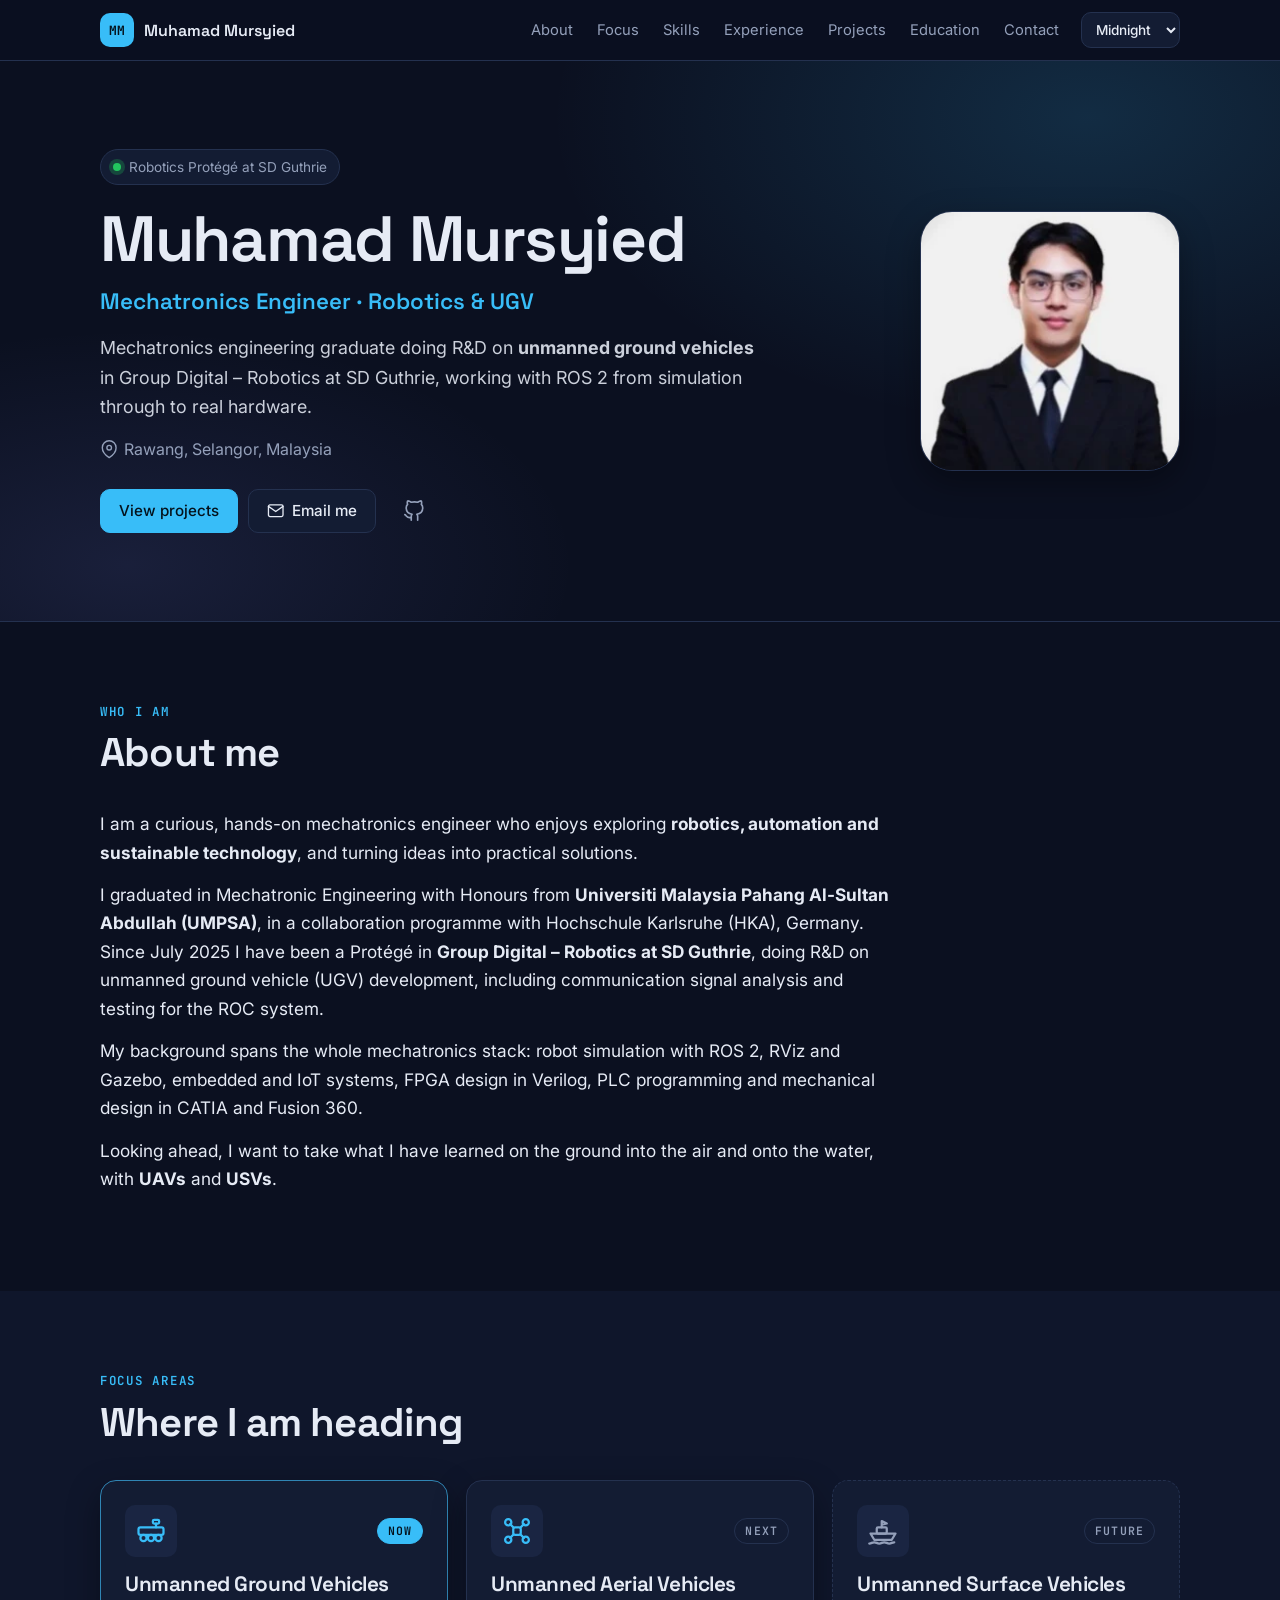
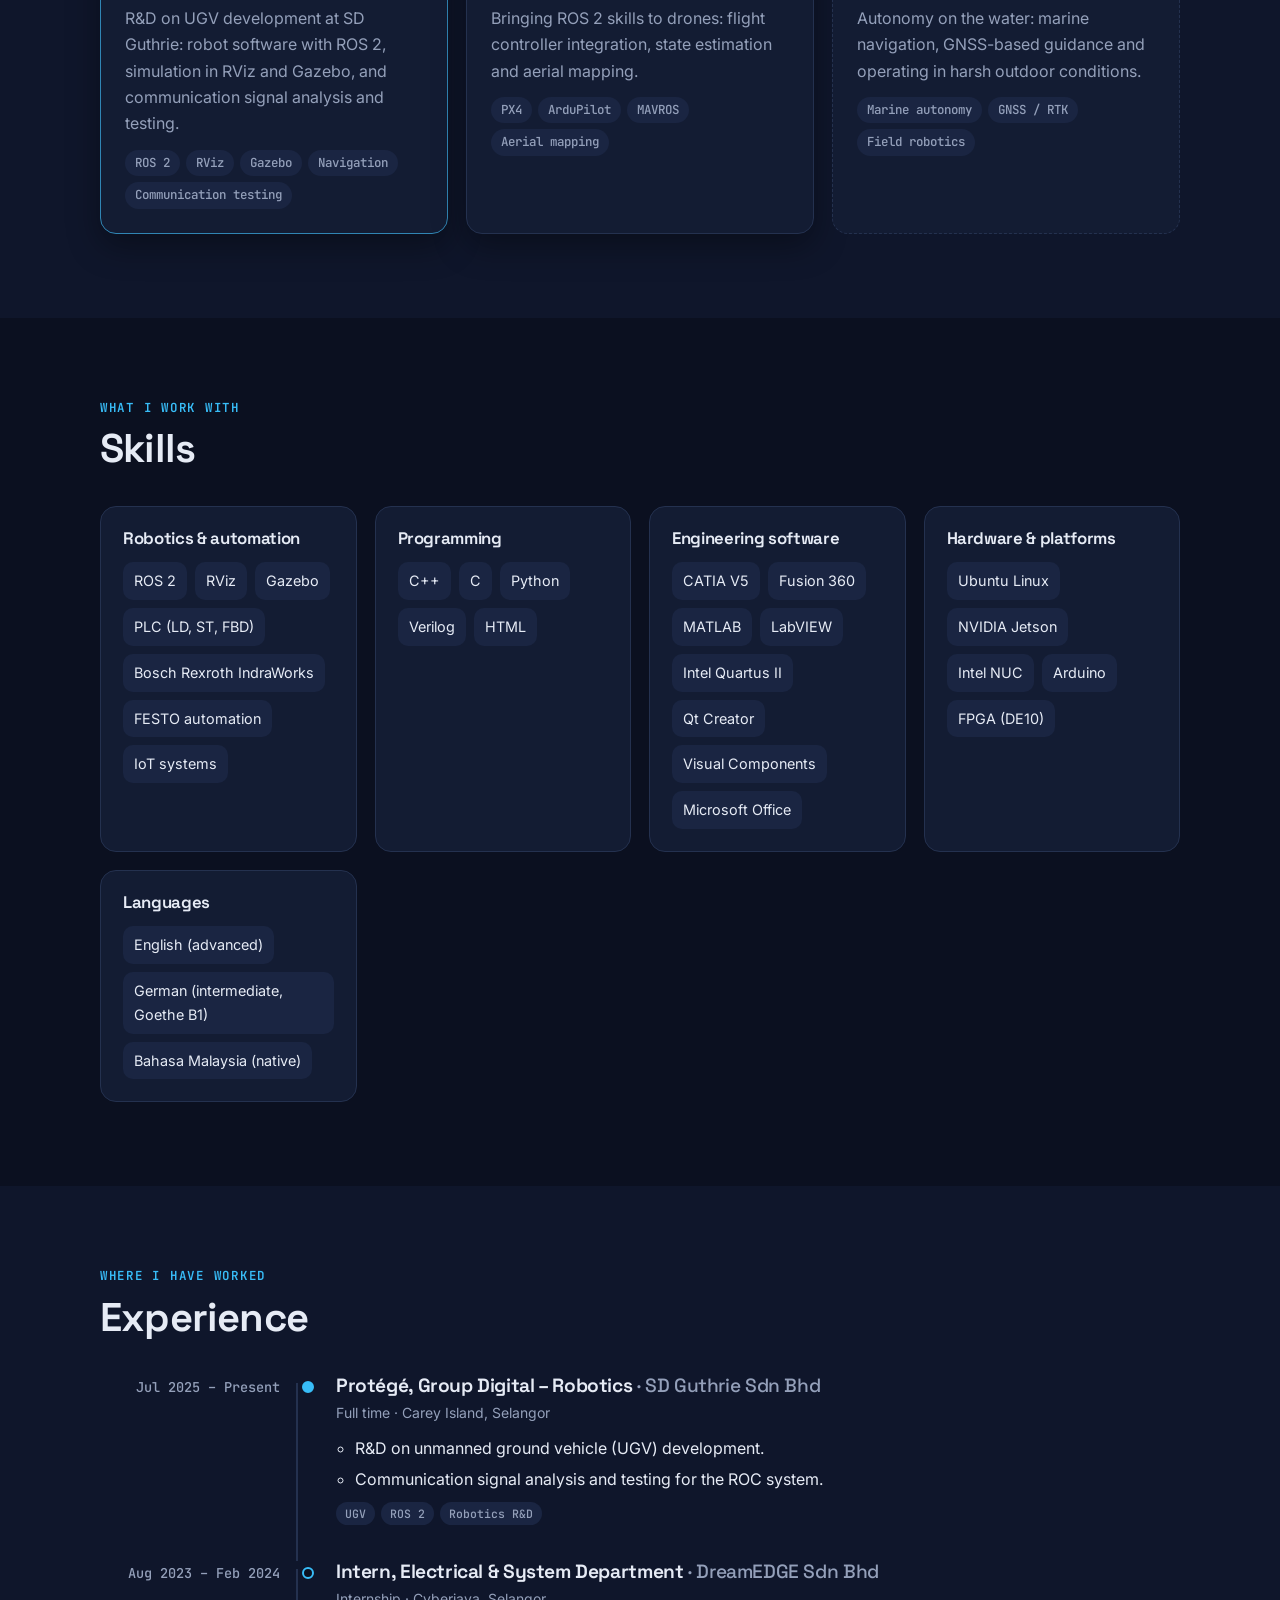
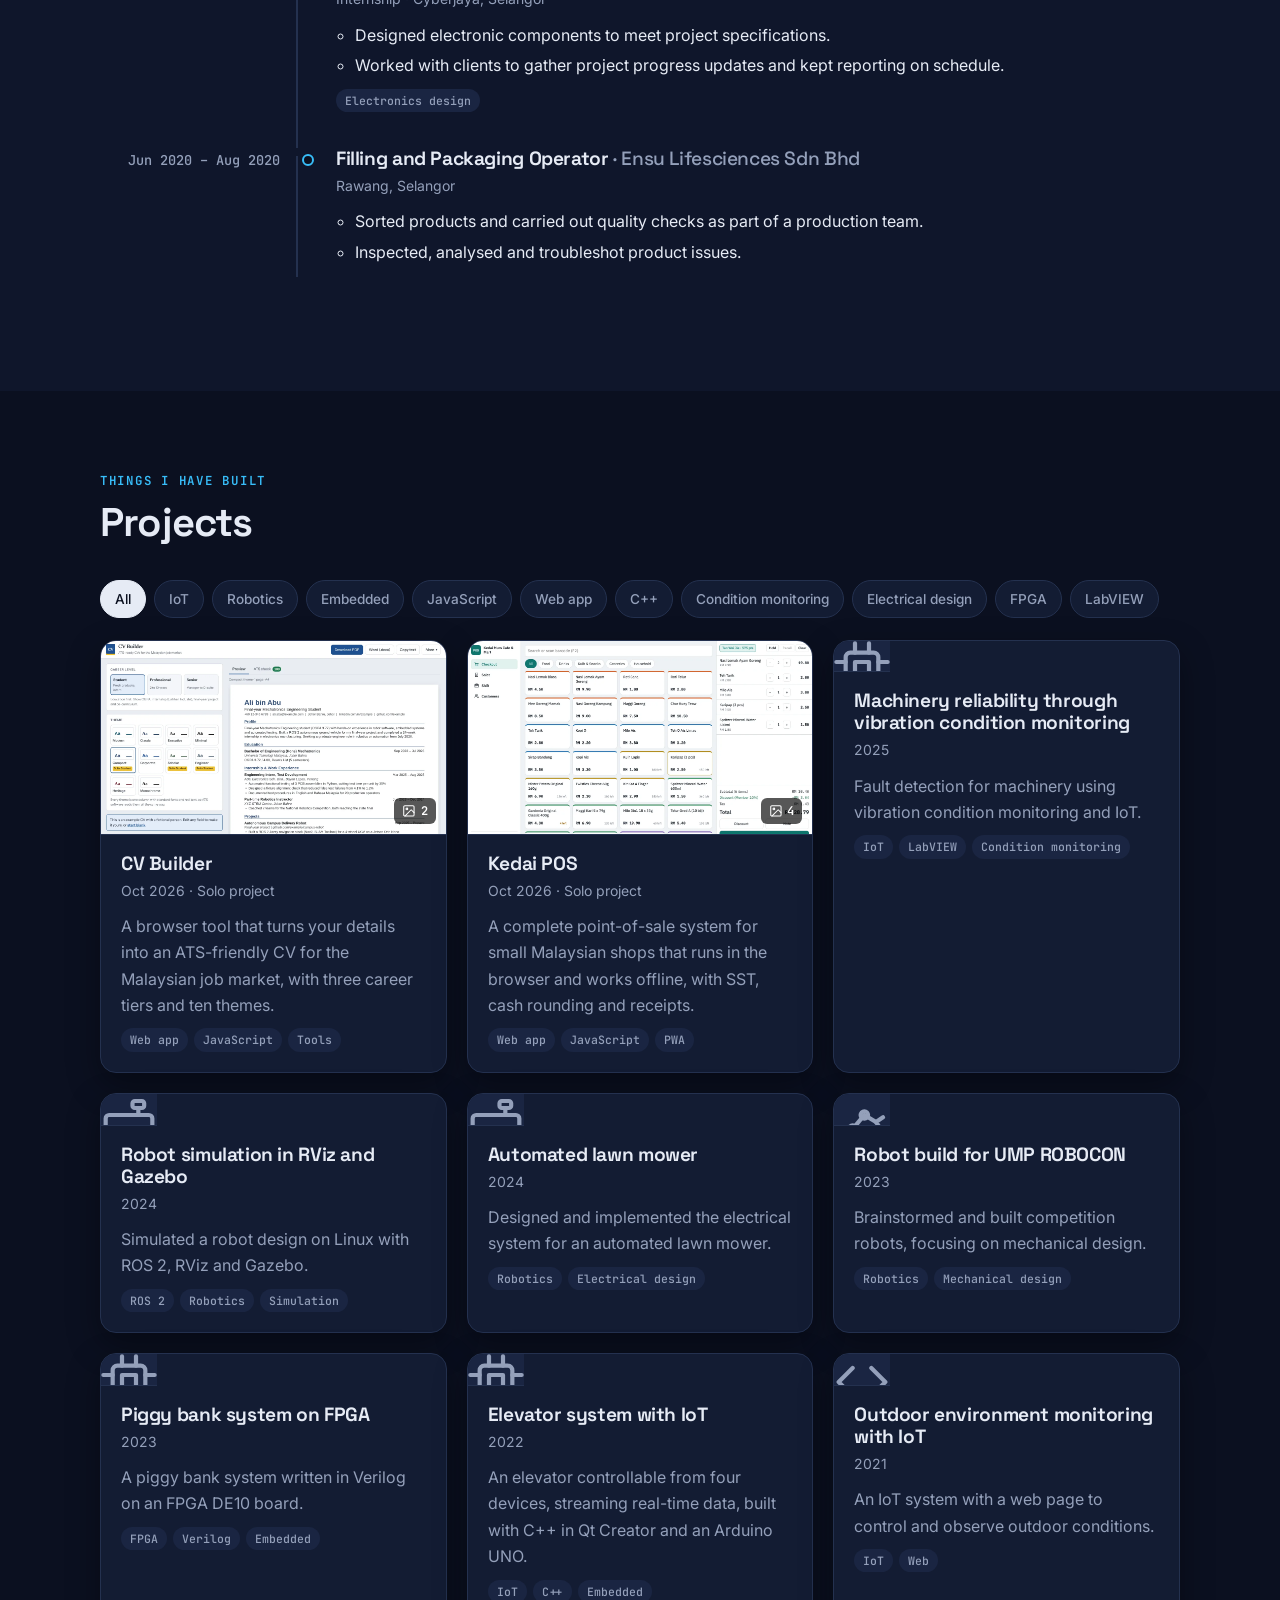
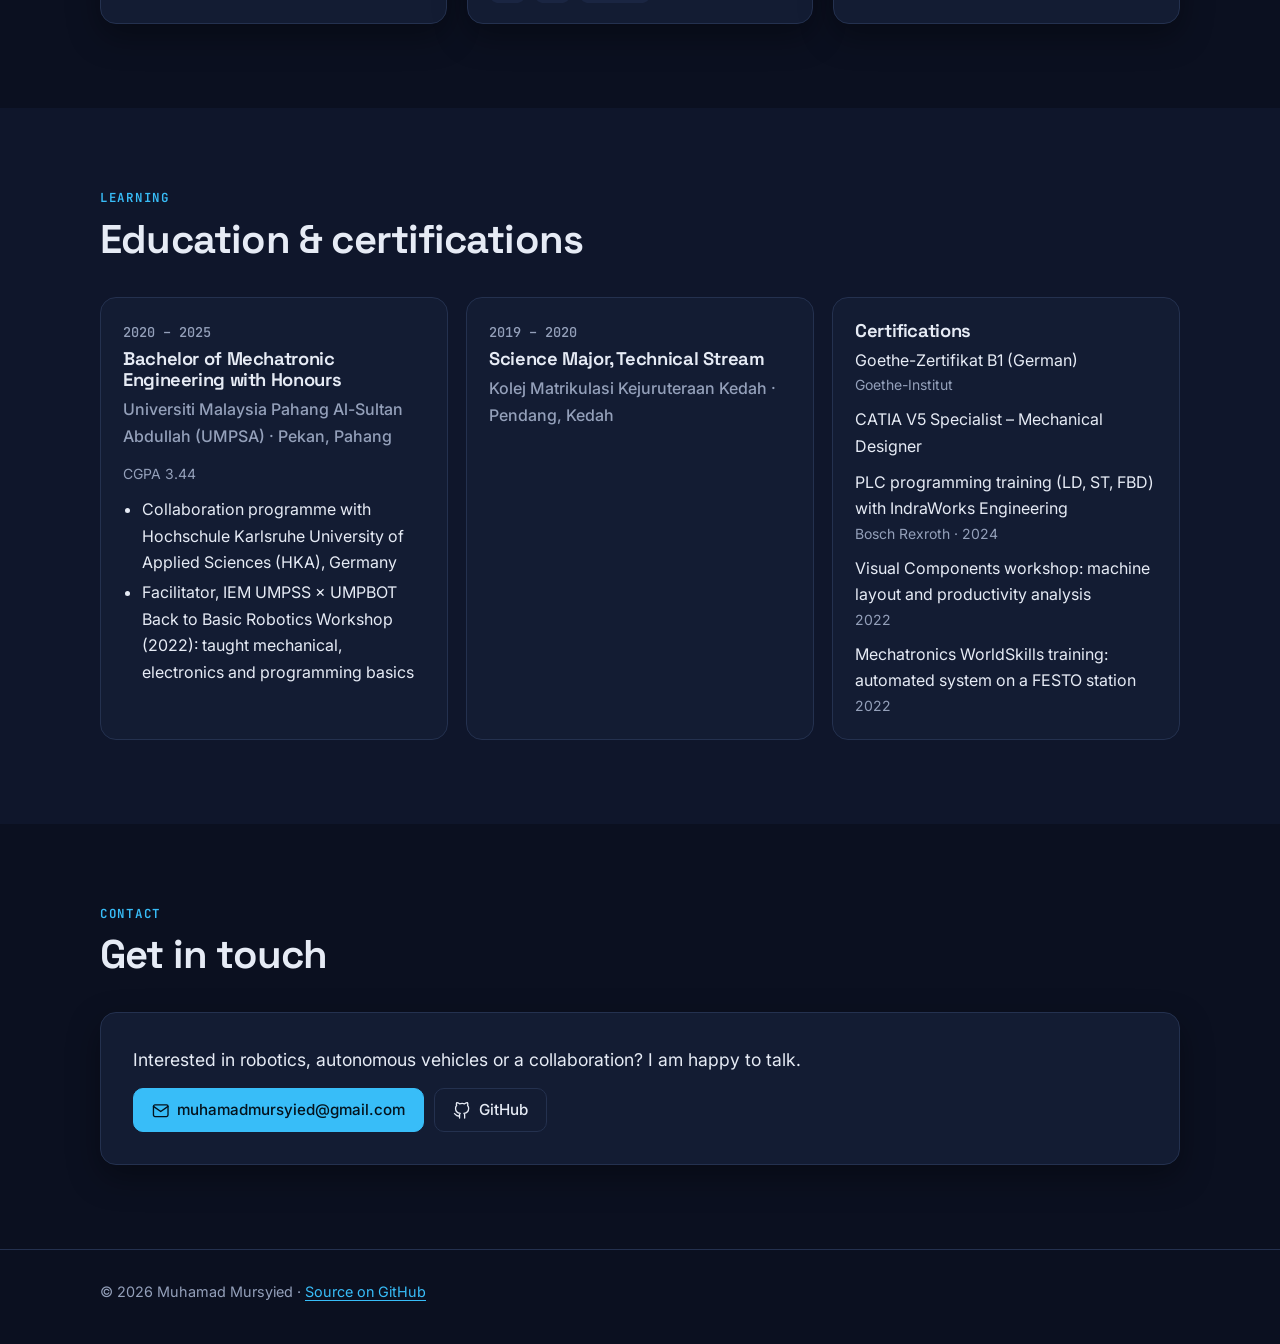
<file: index.html>
<!doctype html>
<html lang="en" data-theme="midnight">
<head>
<meta charset="utf-8">
<meta name="viewport" content="width=device-width, initial-scale=1, viewport-fit=cover">
<title>Muhamad Mursyied · Robotics Engineer</title>
<meta name="description" content="Mechatronics engineer building software for unmanned ground vehicles with ROS 2.">
<meta property="og:type" content="website">
<meta property="og:title" content="Muhamad Mursyied · Robotics Engineer">
<meta property="og:description" content="Mechatronics engineer building software for unmanned ground vehicles with ROS 2.">
<link rel="icon" href="data:image/svg+xml,%3Csvg xmlns='http://www.w3.org/2000/svg' viewBox='0 0 32 32'%3E%3Crect width='32' height='32' rx='8' fill='%230ea5e9'/%3E%3Ctext x='16' y='21' font-family='Arial' font-weight='700' font-size='14' text-anchor='middle' fill='white'%3EMM%3C/text%3E%3C/svg%3E">
<link rel="preconnect" href="https://fonts.googleapis.com">
<link rel="preconnect" href="https://fonts.gstatic.com" crossorigin>
<link rel="stylesheet" href="https://fonts.googleapis.com/css2?family=Fraunces:opsz,wght@9..144,500;9..144,650&family=IBM+Plex+Mono:wght@400;600&family=IBM+Plex+Sans:wght@400;500;600&family=Inter:wght@400;500;600;700&family=JetBrains+Mono:wght@400;600&family=Space+Grotesk:wght@500;600;700&display=swap">
<link rel="stylesheet" href="css/themes.css">
<link rel="stylesheet" href="css/site.css">
</head>
<body>
<div id="app"><noscript><p class="load-error">This portfolio needs JavaScript to display.</p></noscript></div>

<script src="data/portfolio.js"></script>
<script src="js/data.js"></script>
<script src="js/themes.js"></script>
<script src="js/icons.js"></script>
<script src="js/render.js"></script>
<script src="js/site.js"></script>
</body>
</html>
</file>
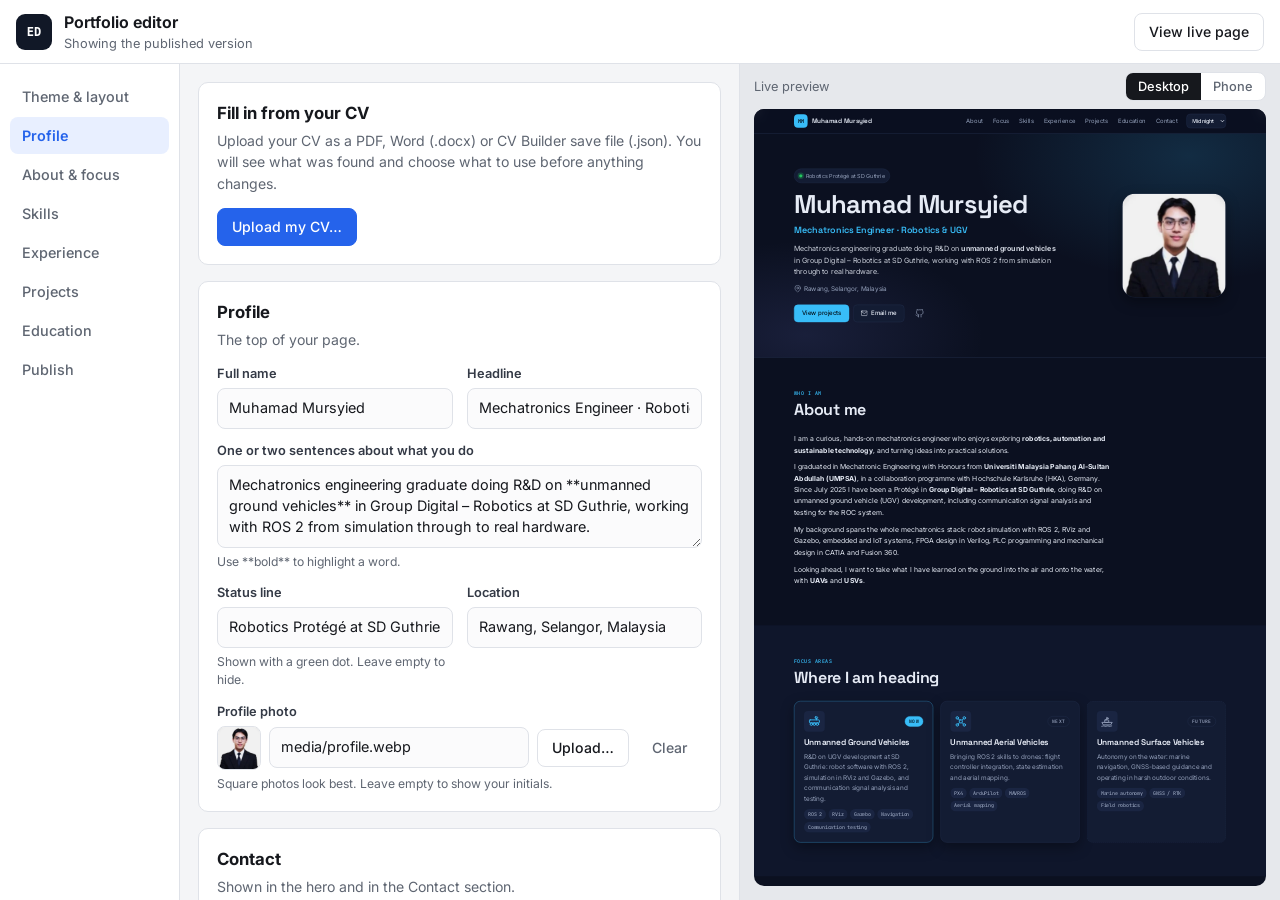
<file: editor.html>
<!doctype html>
<html lang="en">
<head>
<meta charset="utf-8">
<meta name="viewport" content="width=device-width, initial-scale=1, viewport-fit=cover">
<meta name="robots" content="noindex">
<title>Portfolio editor</title>
<link rel="icon" href="data:image/svg+xml,%3Csvg xmlns='http://www.w3.org/2000/svg' viewBox='0 0 32 32'%3E%3Crect width='32' height='32' rx='8' fill='%23111827'/%3E%3Ctext x='16' y='21' font-family='Arial' font-weight='700' font-size='14' text-anchor='middle' fill='white'%3EED%3C/text%3E%3C/svg%3E">
<link rel="preconnect" href="https://fonts.googleapis.com">
<link rel="preconnect" href="https://fonts.gstatic.com" crossorigin>
<link rel="stylesheet" href="https://fonts.googleapis.com/css2?family=Fraunces:opsz,wght@9..144,650&family=IBM+Plex+Mono:wght@600&family=IBM+Plex+Sans:wght@400;600&family=Inter:wght@400;500;600;700&family=JetBrains+Mono:wght@600&family=Space+Grotesk:wght@600&display=swap">
<link rel="stylesheet" href="css/themes.css">
<link rel="stylesheet" href="css/editor.css">
</head>
<body>
<header class="ed-top">
  <div class="ed-brand">
    <span class="ed-mark" aria-hidden="true">ED</span>
    <div>
      <h1>Portfolio editor</h1>
      <p id="ed-status" role="status">Loading…</p>
    </div>
  </div>
  <div class="ed-top-actions">
    <a class="ed-btn" href="index.html" target="_blank" rel="noopener">View live page</a>
    <button type="button" class="ed-btn" id="toggle-preview">Preview</button>
  </div>
</header>

<div class="ed-layout">
  <nav class="ed-tabs" role="tablist" aria-label="Sections"></nav>
  <main class="ed-form" id="ed-form" aria-live="polite"></main>
  <section class="ed-preview" data-device="desktop" aria-label="Live preview">
    <div class="ed-preview-bar">
      <span>Live preview</span>
      <div class="ed-segment" role="group" aria-label="Preview width">
        <button type="button" data-device="desktop" aria-pressed="true">Desktop</button>
        <button type="button" data-device="phone" aria-pressed="false">Phone</button>
      </div>
    </div>
    <div class="ed-frame-wrap"><iframe id="preview-frame" title="Portfolio preview"></iframe></div>
  </section>
</div>

<script src="js/data.js"></script>
<script src="js/themes.js"></script>
<script src="js/icons.js"></script>
<script src="js/render.js"></script>
<script src="js/media-store.js"></script>
<script src="js/publish.js"></script>
<script src="js/cv-import.js"></script>
<script src="js/editor.js"></script>
</body>
</html>
</file>
<file: css/themes.css>
/* Themes. Each theme only sets these variables; css/site.css uses them.
   Register a new theme in js/themes.js as well. */

:root {
  --font-body: 'Inter', system-ui, -apple-system, 'Segoe UI', Roboto, sans-serif;
  --font-head: 'Space Grotesk', var(--font-body);
  --font-mono: 'JetBrains Mono', ui-monospace, 'SFMono-Regular', Menlo, Consolas, monospace;
  --head-weight: 650;
  --head-spacing: -0.02em;
  --radius: 16px;
  --radius-sm: 10px;
  --border-width: 1px;
  --hero-bg: none;
  --page-bg: none;
}

/* ---------- dark ---------- */

[data-theme='midnight'] {
  --bg: #0b1020;
  --bg-soft: #0f162b;
  --surface: #131c33;
  --surface-2: #1a2542;
  --text: #e6ebf5;
  --muted: #94a0ba;
  --accent: #38bdf8;
  --accent-2: #818cf8;
  --accent-text: #04121c;
  --border: #24314f;
  --shadow: 0 12px 32px rgba(0, 0, 0, 0.35);
  --hero-bg: radial-gradient(60% 80% at 85% 10%, rgba(56, 189, 248, 0.16), transparent 70%),
             radial-gradient(50% 60% at 10% 90%, rgba(129, 140, 248, 0.12), transparent 70%);
}

[data-theme='blueprint'] {
  --bg: #0c2a4d;
  --bg-soft: #0e3058;
  --surface: #113866;
  --surface-2: #164479;
  --text: #eaf3ff;
  --muted: #a9c3e6;
  --accent: #ffd166;
  --accent-2: #7cc4ff;
  --accent-text: #1d1300;
  --border: rgba(173, 210, 255, 0.35);
  --shadow: none;
  --radius: 4px;
  --radius-sm: 2px;
  --font-head: 'IBM Plex Mono', var(--font-mono);
  --font-body: 'IBM Plex Sans', system-ui, sans-serif;
  --head-weight: 600;
  --head-spacing: 0;
  --page-bg: linear-gradient(rgba(173, 210, 255, 0.07) 1px, transparent 1px) 0 0 / 24px 24px,
             linear-gradient(90deg, rgba(173, 210, 255, 0.07) 1px, transparent 1px) 0 0 / 24px 24px,
             linear-gradient(rgba(173, 210, 255, 0.05) 1px, transparent 1px) 0 0 / 120px 120px,
             linear-gradient(90deg, rgba(173, 210, 255, 0.05) 1px, transparent 1px) 0 0 / 120px 120px;
}

[data-theme='terminal'] {
  --bg: #050a06;
  --bg-soft: #08110a;
  --surface: #0b170e;
  --surface-2: #102114;
  --text: #c9f7cf;
  --muted: #7fb38a;
  --accent: #39ff6a;
  --accent-2: #f5d547;
  --accent-text: #021006;
  --border: #1d4a28;
  --shadow: 0 0 0 1px rgba(57, 255, 106, 0.05);
  --radius: 6px;
  --radius-sm: 4px;
  --font-body: 'JetBrains Mono', var(--font-mono);
  --font-head: 'JetBrains Mono', var(--font-mono);
  --head-weight: 600;
  --head-spacing: 0;
  --hero-bg: repeating-linear-gradient(0deg, rgba(57, 255, 106, 0.035) 0 1px, transparent 1px 3px);
}

[data-theme='carbon'] {
  --bg: #121212;
  --bg-soft: #171717;
  --surface: #1e1e1e;
  --surface-2: #272727;
  --text: #ededed;
  --muted: #a3a3a3;
  --accent: #ff7a1a;
  --accent-2: #ffc21a;
  --accent-text: #1a0b00;
  --border: #333333;
  --shadow: 0 10px 28px rgba(0, 0, 0, 0.4);
  --radius: 8px;
  --radius-sm: 6px;
  --font-body: 'IBM Plex Sans', system-ui, sans-serif;
  --font-head: 'IBM Plex Sans', system-ui, sans-serif;
  --head-weight: 600;
  --hero-bg: repeating-linear-gradient(135deg, rgba(255, 122, 26, 0.06) 0 12px, transparent 12px 24px);
}

[data-theme='aurora'] {
  --bg: #0e0a1f;
  --bg-soft: #130e29;
  --surface: rgba(255, 255, 255, 0.05);
  --surface-2: rgba(255, 255, 255, 0.09);
  --text: #f1edff;
  --muted: #b2a9d4;
  --accent: #a78bfa;
  --accent-2: #2dd4bf;
  --accent-text: #120a2a;
  --border: rgba(255, 255, 255, 0.12);
  --shadow: 0 16px 40px rgba(0, 0, 0, 0.35);
  --radius: 20px;
  --hero-bg: radial-gradient(50% 70% at 80% 20%, rgba(167, 139, 250, 0.3), transparent 70%),
             radial-gradient(45% 60% at 15% 80%, rgba(45, 212, 191, 0.22), transparent 70%);
}

/* ---------- light ---------- */

[data-theme='clean'] {
  --bg: #ffffff;
  --bg-soft: #f5f7fb;
  --surface: #ffffff;
  --surface-2: #f1f4f9;
  --text: #111827;
  --muted: #5b6577;
  --accent: #2563eb;
  --accent-2: #0891b2;
  --accent-text: #ffffff;
  --border: #e3e8f0;
  --shadow: 0 10px 30px rgba(17, 24, 39, 0.07);
  --font-head: 'Inter', var(--font-body);
  --head-weight: 700;
}

[data-theme='paper'] {
  --bg: #faf7f0;
  --bg-soft: #f3eee2;
  --surface: #fffdf8;
  --surface-2: #f3eee2;
  --text: #1f1c17;
  --muted: #6b6457;
  --accent: #b4452b;
  --accent-2: #2f5d62;
  --accent-text: #ffffff;
  --border: #e2d9c6;
  --shadow: none;
  --radius: 6px;
  --radius-sm: 4px;
  --font-head: 'Fraunces', Georgia, serif;
  --head-weight: 650;
  --head-spacing: -0.01em;
}

[data-theme='sand'] {
  --bg: #f4ece0;
  --bg-soft: #ede2d1;
  --surface: #fbf6ee;
  --surface-2: #efe5d5;
  --text: #2b2117;
  --muted: #776654;
  --accent: #9a5b25;
  --accent-2: #4f7a6a;
  --accent-text: #ffffff;
  --border: #ddcdb5;
  --shadow: 0 8px 24px rgba(80, 55, 25, 0.08);
  --radius: 22px;
  --font-head: 'Fraunces', Georgia, serif;
}

[data-theme='forest'] {
  --bg: #f2f5ef;
  --bg-soft: #e8eee3;
  --surface: #fbfcf9;
  --surface-2: #e9efe4;
  --text: #17221a;
  --muted: #5a6a5d;
  --accent: #2f6b3a;
  --accent-2: #a46a1f;
  --accent-text: #ffffff;
  --border: #d3ddd0;
  --shadow: 0 8px 24px rgba(23, 34, 26, 0.07);
  --radius: 12px;
}

[data-theme='mono'] {
  --bg: #ffffff;
  --bg-soft: #ffffff;
  --surface: #ffffff;
  --surface-2: #f2f2f2;
  --text: #000000;
  --muted: #4a4a4a;
  --accent: #000000;
  --accent-2: #000000;
  --accent-text: #ffffff;
  --border: #000000;
  --border-width: 2px;
  --shadow: 4px 4px 0 #000000;
  --radius: 0;
  --radius-sm: 0;
  --font-head: 'IBM Plex Mono', var(--font-mono);
  --font-body: 'IBM Plex Sans', system-ui, sans-serif;
  --head-weight: 600;
  --head-spacing: -0.01em;
}
</file>
<file: css/site.css>
/* Portfolio layout. Colours, fonts and corners come from css/themes.css. */

*, *::before, *::after { box-sizing: border-box; }

html { scroll-behavior: smooth; scroll-padding-top: 72px; -webkit-text-size-adjust: 100%; }

body {
  margin: 0;
  background: var(--page-bg), var(--bg);
  color: var(--text);
  font: 400 16px/1.65 var(--font-body);
  -webkit-font-smoothing: antialiased;
}

h1, h2, h3 { font-family: var(--font-head); font-weight: var(--head-weight); letter-spacing: var(--head-spacing); line-height: 1.15; margin: 0; }
p { margin: 0 0 0.8em; }
a { color: var(--accent); text-underline-offset: 3px; }
img, video, iframe { display: block; max-width: 100%; }
code { font-family: var(--font-mono); font-size: 0.9em; background: var(--surface-2); padding: 0.1em 0.35em; border-radius: 4px; }

.container { width: 100%; max-width: 1120px; margin: 0 auto; padding: 0 20px; }
.muted { color: var(--muted); }
.small { font-size: 0.875rem; }
.sr-only { position: absolute; width: 1px; height: 1px; overflow: hidden; clip: rect(0 0 0 0); white-space: nowrap; }
.icon { width: 1.15em; height: 1.15em; flex: none; }
.load-error { padding: 40px 20px; text-align: center; }

.skip-link { position: absolute; left: 12px; top: -48px; z-index: 50; background: var(--accent); color: var(--accent-text); padding: 8px 14px; border-radius: var(--radius-sm); }
.skip-link:focus { top: 12px; }

:focus-visible { outline: 2px solid var(--accent); outline-offset: 3px; }

/* ---------- buttons, tags ---------- */

.btn {
  display: inline-flex; align-items: center; gap: 8px;
  padding: 10px 18px; min-height: 44px;
  border: var(--border-width) solid var(--border); border-radius: var(--radius-sm);
  background: var(--surface); color: var(--text);
  font: 500 0.95rem/1.2 var(--font-body); text-decoration: none; cursor: pointer;
  transition: border-color 0.15s, transform 0.15s, background 0.15s;
}
.btn:hover { border-color: var(--accent); transform: translateY(-1px); }
.btn.primary { background: var(--accent); border-color: var(--accent); color: var(--accent-text); }
.btn.primary:hover { filter: brightness(1.08); }

.tags { display: flex; flex-wrap: wrap; gap: 6px; list-style: none; padding: 0; margin: 10px 0 0; }
.tags li {
  font: 500 0.78rem/1 var(--font-mono); padding: 6px 9px;
  border-radius: 999px; background: var(--surface-2); color: var(--muted);
  border: var(--border-width) solid transparent;
}
[data-theme='mono'] .tags li, [data-theme='blueprint'] .tags li { border-color: var(--border); border-radius: var(--radius-sm); }
.tags.small li { font-size: 0.72rem; padding: 5px 8px; }

/* ---------- nav ---------- */

.topnav {
  position: sticky; top: 0; z-index: 20;
  background: color-mix(in srgb, var(--bg) 82%, transparent);
  backdrop-filter: saturate(1.4) blur(12px); -webkit-backdrop-filter: saturate(1.4) blur(12px);
  border-bottom: var(--border-width) solid var(--border);
}
.nav-inner { display: flex; align-items: center; gap: 16px; min-height: 60px; }
.brand { display: flex; align-items: center; gap: 10px; color: var(--text); text-decoration: none; font: 600 1rem var(--font-head); margin-right: auto; }
.brand-mark {
  display: grid; place-items: center; width: 34px; height: 34px;
  border-radius: var(--radius-sm); background: var(--accent); color: var(--accent-text);
  font: 700 0.8rem var(--font-mono);
}
.nav-menu { display: flex; align-items: center; gap: 4px; }
.nav-menu a { color: var(--muted); text-decoration: none; padding: 8px 10px; border-radius: var(--radius-sm); font-size: 0.92rem; }
.nav-menu a:hover { color: var(--text); background: var(--surface-2); }
.theme-select {
  margin-left: 8px; padding: 7px 10px; min-height: 36px;
  border: var(--border-width) solid var(--border); border-radius: var(--radius-sm);
  background: var(--surface); color: var(--text); font: 500 0.85rem var(--font-body);
}
.nav-toggle { display: none; }

@media (max-width: 820px) {
  .nav-toggle {
    display: grid; gap: 5px; place-content: center; width: 44px; height: 44px;
    background: none; border: var(--border-width) solid var(--border); border-radius: var(--radius-sm); cursor: pointer;
  }
  .nav-toggle span { display: block; width: 18px; height: 2px; background: var(--text); }
  .nav-menu {
    display: none; position: absolute; left: 0; right: 0; top: 100%;
    flex-direction: column; align-items: stretch; padding: 10px 20px 16px;
    background: var(--bg); border-bottom: var(--border-width) solid var(--border);
  }
  .nav-menu.open { display: flex; }
  .nav-menu a { padding: 12px 10px; }
  .theme-select { margin: 8px 0 0; width: 100%; }
}

/* ---------- hero ---------- */

.hero { background: var(--hero-bg); border-bottom: var(--border-width) solid var(--border); }
.hero-inner { display: grid; grid-template-columns: 1fr auto; gap: 48px; align-items: center; padding-top: 88px; padding-bottom: 88px; }
.hero h1 { font-size: clamp(2.4rem, 6vw, 4rem); margin-bottom: 10px; }
.headline { font: 600 clamp(1.1rem, 2.4vw, 1.4rem)/1.35 var(--font-head); color: var(--accent); margin-bottom: 16px; }
.tagline { font-size: 1.12rem; max-width: 60ch; color: var(--text); opacity: 0.88; }
.location { display: flex; align-items: center; gap: 6px; color: var(--muted); }
.status {
  display: inline-flex; align-items: center; gap: 8px; padding: 6px 12px; margin-bottom: 18px;
  border: var(--border-width) solid var(--border); border-radius: 999px; background: var(--surface);
  font-size: 0.85rem; color: var(--muted);
}
.status-dot { width: 8px; height: 8px; border-radius: 50%; background: #22c55e; box-shadow: 0 0 0 4px color-mix(in srgb, #22c55e 25%, transparent); }
.hero-actions { display: flex; flex-wrap: wrap; align-items: center; gap: 10px; margin-top: 26px; }
.socials { display: flex; gap: 4px; margin-left: 6px; }
.icon-link { display: grid; place-items: center; width: 44px; height: 44px; border-radius: var(--radius-sm); color: var(--muted); }
.icon-link:hover { color: var(--accent); background: var(--surface-2); }
.icon-link .icon { width: 22px; height: 22px; }

.avatar {
  width: clamp(160px, 22vw, 260px); aspect-ratio: 1; object-fit: cover;
  border-radius: calc(var(--radius) * 2); border: var(--border-width) solid var(--border);
  box-shadow: var(--shadow); background: var(--surface);
}
[data-theme='mono'] .avatar, [data-theme='blueprint'] .avatar { border-radius: var(--radius); }
.avatar-initials {
  display: grid; place-items: center; font: 700 clamp(3rem, 7vw, 5rem) var(--font-head); color: var(--accent-text);
  background: linear-gradient(135deg, var(--accent), var(--accent-2));
}

@media (max-width: 720px) {
  .hero-inner { grid-template-columns: 1fr; gap: 28px; padding-top: 48px; padding-bottom: 56px; }
  .hero-visual { order: -1; }
  .avatar { width: 112px; }
  .avatar-initials { font-size: 2.4rem; }
}

/* ---------- sections ---------- */

.section { padding: 84px 0; }
.section:nth-of-type(even) { background: var(--bg-soft); }
[data-theme='blueprint'] .section:nth-of-type(even) { background: transparent; }
.section-head { margin-bottom: 34px; }
.section-head h2 { font-size: clamp(1.8rem, 4vw, 2.5rem); }
.kicker { font: 600 0.78rem/1 var(--font-mono); text-transform: uppercase; letter-spacing: 0.14em; color: var(--accent); margin-bottom: 12px; }
[data-theme='terminal'] .kicker::before { content: '> '; }
[data-theme='blueprint'] .kicker::before { content: '// '; }

.rich { max-width: 72ch; }
.rich ul { padding-left: 1.2em; margin: 0 0 0.8em; }
.about-text { font-size: 1.08rem; }

@media (max-width: 720px) { .section { padding: 60px 0; } }

/* focus */
.focus-track { list-style: none; padding: 0; margin: 0; display: grid; grid-template-columns: repeat(auto-fit, minmax(240px, 1fr)); gap: 18px; counter-reset: step; }
.focus-card {
  position: relative; padding: 24px; border-radius: var(--radius);
  background: var(--surface); border: var(--border-width) solid var(--border); box-shadow: var(--shadow);
}
.focus-card h3 { font-size: 1.3rem; margin: 16px 0 8px; }
.focus-card .rich { color: var(--muted); }
.focus-top { display: flex; align-items: center; justify-content: space-between; }
.focus-icon { display: grid; place-items: center; width: 52px; height: 52px; border-radius: var(--radius-sm); background: var(--surface-2); color: var(--accent); }
.focus-icon .icon { width: 30px; height: 30px; }
.stage-badge { font: 600 0.72rem/1 var(--font-mono); text-transform: uppercase; letter-spacing: 0.1em; padding: 6px 10px; border-radius: 999px; border: var(--border-width) solid var(--border); color: var(--muted); }
.stage-now { border-color: color-mix(in srgb, var(--accent) 60%, var(--border)); }
.stage-now .stage-badge { background: var(--accent); border-color: var(--accent); color: var(--accent-text); }
.stage-future { border-style: dashed; box-shadow: none; }
.stage-future .focus-icon { color: var(--muted); }

/* skills */
.skill-grid { display: grid; grid-template-columns: repeat(auto-fit, minmax(240px, 1fr)); gap: 18px; }
.skill-group { padding: 22px; border-radius: var(--radius); background: var(--surface); border: var(--border-width) solid var(--border); }
.skill-group h3 { font-size: 1.05rem; margin-bottom: 14px; }
.skill-list { list-style: none; padding: 0; margin: 0; display: flex; flex-wrap: wrap; gap: 8px; }
.skill-list li { padding: 7px 11px; border-radius: var(--radius-sm); background: var(--surface-2); font-size: 0.9rem; }
.skill-list.levels { display: grid; gap: 10px; }
.skill-list.levels li { display: flex; align-items: center; justify-content: space-between; gap: 12px; background: none; padding: 0; }
.meter { display: flex; gap: 4px; }
.meter i { width: 18px; height: 6px; border-radius: 3px; background: var(--surface-2); }
.meter i.on { background: var(--accent); }

/* experience */
.timeline { list-style: none; padding: 0; margin: 0; position: relative; }
.timeline-item { display: grid; grid-template-columns: 180px 1fr; gap: 28px; padding-bottom: 36px; position: relative; }
.timeline-item::before { content: ''; position: absolute; left: 196px; top: 8px; bottom: 0; width: 2px; background: var(--border); }
.timeline-item:last-child::before { bottom: 30px; }
.timeline-body { position: relative; padding-left: 28px; }
.timeline-body::before {
  content: ''; position: absolute; left: -6px; top: 6px; width: 12px; height: 12px; border-radius: 50%;
  background: var(--bg); border: 2px solid var(--accent);
}
.timeline-item.current .timeline-body::before { background: var(--accent); }
.when { font: 500 0.85rem/1.5 var(--font-mono); color: var(--muted); margin: 2px 0 0; text-align: right; }
.timeline-body h3 { font-size: 1.2rem; margin-bottom: 4px; }
.org { color: var(--muted); font-weight: 500; }
.timeline-body .rich { margin-top: 8px; }
.highlights { padding-left: 1.2em; margin: 6px 0; }
.highlights li { margin-bottom: 4px; }

@media (max-width: 720px) {
  .timeline-item { grid-template-columns: 1fr; gap: 4px; padding-left: 24px; }
  .timeline-item::before { left: 5px; }
  .timeline-body { padding-left: 0; }
  .timeline-body::before { left: -25px; top: -22px; }
  .when { text-align: left; }
}

/* projects */
.filters { display: flex; flex-wrap: wrap; gap: 8px; margin-bottom: 22px; }
.chip {
  padding: 8px 14px; min-height: 38px; border-radius: 999px; cursor: pointer;
  border: var(--border-width) solid var(--border); background: var(--surface); color: var(--muted);
  font: 500 0.85rem var(--font-body);
}
.chip:hover { color: var(--text); }
.chip.active { background: var(--text); color: var(--bg); border-color: var(--text); }

.project-grid { list-style: none; padding: 0; margin: 0; display: grid; grid-template-columns: repeat(auto-fill, minmax(300px, 1fr)); gap: 20px; }
.project-card.featured { grid-column: span 2; }
@media (max-width: 700px) { .project-card.featured { grid-column: auto; } .project-grid { grid-template-columns: 1fr; } }
.project-open {
  display: flex; flex-direction: column; width: 100%; height: 100%; padding: 0; text-align: left; cursor: pointer;
  background: var(--surface); color: inherit; font: inherit;
  border: var(--border-width) solid var(--border); border-radius: var(--radius); overflow: hidden;
  box-shadow: var(--shadow); transition: transform 0.18s, border-color 0.18s;
}
.project-open:hover { transform: translateY(-3px); border-color: var(--accent); }
.project-cover { position: relative; aspect-ratio: 16 / 9; background: var(--surface-2); overflow: hidden; border-bottom: var(--border-width) solid var(--border); }
.project-cover img, .project-cover video { width: 100%; height: 100%; object-fit: cover; object-position: top center; transition: transform 0.3s; }
.project-open:hover .project-cover img { transform: scale(1.03); }
.project-cover.empty { display: grid; place-items: center; color: var(--muted); }
.cover-icon { width: 56px; height: 56px; }
.play-badge, .count-badge, .featured-badge {
  position: absolute; display: inline-flex; align-items: center; gap: 5px;
  background: rgba(0, 0, 0, 0.66); color: #fff; font: 600 0.75rem/1 var(--font-mono);
}
.play-badge { inset: 0; margin: auto; width: 56px; height: 56px; justify-content: center; border-radius: 50%; }
.play-badge .icon { width: 22px; height: 22px; fill: #fff; }
.play-badge.small { width: 28px; height: 28px; }
.play-badge.small .icon { width: 12px; height: 12px; }
.count-badge { right: 10px; bottom: 10px; padding: 6px 8px; border-radius: 6px; }
.featured-badge { left: 10px; top: 10px; padding: 6px 9px; border-radius: 6px; background: var(--accent); color: var(--accent-text); }
.project-body { padding: 18px 20px 20px; }
.project-body h3 { font-size: 1.2rem; margin-bottom: 4px; }
.project-body .summary { color: var(--muted); margin: 8px 0 0; }

/* education */
.edu-grid { display: grid; grid-template-columns: repeat(auto-fit, minmax(280px, 1fr)); gap: 18px; }
.edu-card { padding: 22px; border-radius: var(--radius); background: var(--surface); border: var(--border-width) solid var(--border); }
.edu-card .when { text-align: left; margin-bottom: 6px; }
.edu-card h3 { font-size: 1.15rem; margin-bottom: 6px; }
.cert-list { list-style: none; padding: 0; margin: 0; display: grid; gap: 10px; }
.cert-list li { display: flex; flex-direction: column; }

/* contact */
.contact-box { padding: 32px; border-radius: var(--radius); background: var(--surface); border: var(--border-width) solid var(--border); box-shadow: var(--shadow); }
.contact-note { font-size: 1.1rem; margin-bottom: 12px; }
.contact-actions { display: flex; flex-wrap: wrap; gap: 10px; }
@media (max-width: 520px) { .contact-box { padding: 22px; } .contact-actions .btn { width: 100%; } }

.site-footer { padding: 30px 0 40px; border-top: var(--border-width) solid var(--border); font-size: 0.9rem; color: var(--muted); }
.site-footer p { margin: 0; }

/* ---------- project dialog ---------- */

.project-dialog {
  width: min(980px, calc(100% - 24px)); max-height: calc(100% - 24px); padding: 0;
  border: var(--border-width) solid var(--border); border-radius: var(--radius);
  background: var(--bg); color: var(--text); box-shadow: 0 30px 80px rgba(0, 0, 0, 0.5);
}
.project-dialog::backdrop { background: rgba(5, 8, 15, 0.72); backdrop-filter: blur(3px); }
.dialog-inner { position: relative; }
.dialog-close {
  position: absolute; top: 10px; right: 10px; z-index: 3; display: grid; place-items: center;
  width: 44px; height: 44px; border-radius: 50%; border: 0; cursor: pointer;
  background: rgba(0, 0, 0, 0.6); color: #fff;
}
.dialog-close .icon { width: 22px; height: 22px; }
.gallery { background: #000; }
.gallery-frame { position: relative; aspect-ratio: 16 / 9; max-height: 62vh; width: 100%; display: grid; place-items: center; }
.gallery-stage { width: 100%; height: 100%; display: grid; place-items: center; }
.gallery-stage img, .gallery-stage video { width: 100%; height: 100%; object-fit: contain; }
.gallery-stage iframe { width: 100%; height: 100%; border: 0; }
.media-error { color: #fff; }
.gallery-nav {
  position: absolute; top: 50%; transform: translateY(-50%); z-index: 2; display: grid; place-items: center;
  width: 44px; height: 44px; border-radius: 50%; border: 0; cursor: pointer; background: rgba(0, 0, 0, 0.55); color: #fff;
}
.gallery-nav.prev { left: 10px; }
.gallery-nav.next { right: 10px; }
.gallery-caption { color: #c9c9c9; padding: 8px 16px 0; margin: 0; min-height: 1.6em; }
.gallery-strip { display: flex; gap: 8px; padding: 10px 16px 14px; overflow-x: auto; }
.gallery-strip button {
  position: relative; flex: none; width: 92px; aspect-ratio: 16 / 10; padding: 0; overflow: hidden; cursor: pointer;
  border: 2px solid transparent; border-radius: 6px; background: #111; opacity: 0.6;
}
.gallery-strip button.active { border-color: var(--accent); opacity: 1; }
.gallery-strip img, .gallery-strip video { width: 100%; height: 100%; object-fit: cover; }
.dialog-body { padding: 24px 28px 30px; }
.dialog-body h2 { font-size: 1.8rem; margin-bottom: 6px; }
.dialog-body .tags { margin-bottom: 18px; }
.dialog-links { display: flex; flex-wrap: wrap; gap: 10px; margin-top: 18px; }
@media (max-width: 600px) { .dialog-body { padding: 20px; } }

@media (prefers-reduced-motion: reduce) {
  html { scroll-behavior: auto; }
  *, *::before, *::after { transition: none !important; }
}
</file>
<file: css/editor.css>
/* Editor UI. Uses its own --ed-* colours so the site themes never leak in,
   except inside the theme swatches, which borrow each theme's variables on purpose. */

:root {
  --ed-bg: #f4f5f7;
  --ed-panel: #ffffff;
  --ed-text: #16181d;
  --ed-muted: #5f6672;
  --ed-border: #dfe2e8;
  --ed-accent: #2563eb;
  --ed-accent-soft: #e8efff;
  --ed-danger: #c2410c;
  --ed-radius: 10px;
  --ed-font: 'Inter', system-ui, -apple-system, 'Segoe UI', Roboto, sans-serif;
}

*, *::before, *::after { box-sizing: border-box; }
html, body { height: 100%; }
body { margin: 0; background: var(--ed-bg); color: var(--ed-text); font: 400 15px/1.5 var(--ed-font); display: flex; flex-direction: column; }
a { color: var(--ed-accent); }
code { font: 500 0.85em ui-monospace, Menlo, Consolas, monospace; background: #eef0f3; padding: 0.1em 0.35em; border-radius: 4px; word-break: break-all; }
:focus-visible { outline: 2px solid var(--ed-accent); outline-offset: 2px; }

/* top bar */
.ed-top { display: flex; align-items: center; justify-content: space-between; gap: 12px; padding: 10px 16px; background: var(--ed-panel); border-bottom: 1px solid var(--ed-border); }
.ed-brand { display: flex; align-items: center; gap: 12px; min-width: 0; }
.ed-mark { display: grid; place-items: center; width: 36px; height: 36px; flex: none; border-radius: 9px; background: #111827; color: #fff; font: 700 0.75rem ui-monospace, monospace; }
.ed-brand h1 { margin: 0; font-size: 1rem; font-weight: 650; }
#ed-status { margin: 0; font-size: 0.8rem; color: var(--ed-muted); white-space: nowrap; overflow: hidden; text-overflow: ellipsis; }
#ed-status.warn { color: var(--ed-danger); white-space: normal; }
.ed-top-actions { display: flex; gap: 8px; flex: none; }
#toggle-preview { display: none; }

/* buttons */
.ed-btn {
  display: inline-flex; align-items: center; justify-content: center; gap: 6px;
  min-height: 38px; padding: 8px 14px; border-radius: 8px; cursor: pointer;
  border: 1px solid var(--ed-border); background: var(--ed-panel); color: var(--ed-text);
  font: 500 0.88rem var(--ed-font); text-decoration: none; white-space: nowrap;
}
.ed-btn:hover { border-color: #b9c0cc; }
.ed-btn.primary { background: var(--ed-accent); border-color: var(--ed-accent); color: #fff; }
.ed-btn.primary:disabled { opacity: 0.6; cursor: progress; }
.ed-btn.danger { color: var(--ed-danger); }
.ed-btn.ghost { border-color: transparent; color: var(--ed-muted); }
.ed-btn.small { min-height: 30px; padding: 4px 10px; font-size: 0.8rem; }
.ed-btn.add { width: 100%; border-style: dashed; color: var(--ed-accent); margin-top: 4px; }
.ed-tool {
  display: inline-grid; place-items: center; width: 30px; height: 30px; padding: 0; cursor: pointer;
  border: 1px solid transparent; border-radius: 6px; background: none; color: var(--ed-muted); font-size: 0.9rem;
}
.ed-tool:hover:not(:disabled) { background: #eef0f3; color: var(--ed-text); }
.ed-tool:disabled { opacity: 0.3; cursor: default; }

/* layout */
.ed-layout { flex: 1; min-height: 0; display: grid; grid-template-columns: 180px minmax(380px, 560px) 1fr; }
.ed-tabs { display: flex; flex-direction: column; gap: 2px; padding: 14px 10px; border-right: 1px solid var(--ed-border); background: var(--ed-panel); overflow-y: auto; }
.ed-tabs button {
  position: relative; text-align: left; padding: 10px 12px; border: 0; border-radius: 8px; cursor: pointer;
  background: none; color: var(--ed-muted); font: 500 0.9rem var(--ed-font);
}
.ed-tabs button:hover { background: #f1f3f6; color: var(--ed-text); }
.ed-tabs button[aria-selected='true'] { background: var(--ed-accent-soft); color: var(--ed-accent); font-weight: 600; }
.ed-dot { display: inline-block; width: 8px; height: 8px; margin-left: 8px; border-radius: 50%; background: #f59e0b; vertical-align: middle; }
.ed-dot[hidden] { display: none; }
.ed-form { overflow-y: auto; padding: 18px; border-right: 1px solid var(--ed-border); }

/* preview */
.ed-preview { display: flex; flex-direction: column; min-width: 0; background: #e6e8ec; }
.ed-preview-bar { display: flex; align-items: center; justify-content: space-between; padding: 8px 14px; font-size: 0.8rem; color: var(--ed-muted); }
.ed-segment { display: inline-flex; border: 1px solid var(--ed-border); border-radius: 8px; overflow: hidden; background: var(--ed-panel); }
.ed-segment button { border: 0; background: none; padding: 6px 12px; cursor: pointer; font: 500 0.8rem var(--ed-font); color: var(--ed-muted); }
.ed-segment button[aria-pressed='true'] { background: var(--ed-text); color: #fff; }
.ed-frame-wrap { position: relative; flex: 1; min-height: 0; margin: 0 14px 14px; overflow: hidden; border-radius: 10px; }
/* size and scale are set by fitPreview() in js/editor.js */
.ed-frame-wrap iframe { position: absolute; top: 0; left: 0; border: 0; background: #fff; transform-origin: 0 0; }

/* cards and fields */
.ed-card { background: var(--ed-panel); border: 1px solid var(--ed-border); border-radius: var(--ed-radius); padding: 18px; margin-bottom: 16px; }
.ed-card h2 { margin: 0 0 4px; font-size: 1.05rem; }
.ed-intro { margin: 0 0 14px; color: var(--ed-muted); font-size: 0.88rem; }
.ed-grid { display: grid; grid-template-columns: 1fr 1fr; gap: 12px 14px; }
.ed-field { display: flex; flex-direction: column; gap: 5px; min-width: 0; }
.ed-field.wide { grid-column: 1 / -1; }
.ed-field > label, .ed-label { font-size: 0.8rem; font-weight: 600; color: #343a46; margin: 0; }
.ed-help { margin: 0; font-size: 0.76rem; color: var(--ed-muted); }
.ed-field input[type='text'], .ed-field input[type='url'], .ed-field input[type='email'], .ed-field input[type='password'], .ed-field input[type='number'],
.ed-field textarea, .ed-field select, .ed-url-row input, .ed-media-fields input[type='text'] {
  width: 100%; padding: 9px 11px; border: 1px solid var(--ed-border); border-radius: 8px;
  background: #fbfbfc; color: var(--ed-text); font: 400 0.9rem/1.45 var(--ed-font);
}
.ed-field textarea { resize: vertical; }
.ed-field input:focus, .ed-field textarea:focus, .ed-field select:focus { outline: none; border-color: var(--ed-accent); background: #fff; box-shadow: 0 0 0 3px var(--ed-accent-soft); }
.ed-check { flex-direction: row; flex-wrap: wrap; align-items: center; gap: 8px; align-self: end; min-height: 38px; }
.ed-check input { width: 18px; height: 18px; accent-color: var(--ed-accent); }
.ed-check label { font-weight: 500; font-size: 0.88rem; }
.ed-check .ed-help { flex-basis: 100%; }
.ed-upload { display: flex; align-items: center; gap: 8px; }
.ed-upload input[type='text'] { flex: 1; min-width: 0; }
.ed-thumb { width: 44px; height: 44px; object-fit: cover; border-radius: 8px; border: 1px solid var(--ed-border); flex: none; }
.ed-actions { display: flex; flex-wrap: wrap; gap: 8px; margin-top: 12px; }

/* lists */
.ed-list { display: flex; flex-direction: column; gap: 8px; }
.ed-item { border: 1px solid var(--ed-border); border-radius: var(--ed-radius); background: #fcfcfd; }
.ed-item[open] { background: var(--ed-panel); box-shadow: 0 2px 10px rgba(16, 24, 40, 0.05); }
.ed-item summary { display: flex; align-items: center; gap: 8px; padding: 8px 8px 8px 14px; cursor: pointer; list-style: none; }
.ed-item summary::-webkit-details-marker { display: none; }
.ed-item summary::before { content: '▸'; color: var(--ed-muted); font-size: 0.8rem; transition: transform 0.15s; }
.ed-item[open] summary::before { transform: rotate(90deg); }
.ed-item-title { flex: 1; min-width: 0; font-weight: 600; font-size: 0.92rem; white-space: nowrap; overflow: hidden; text-overflow: ellipsis; }
.ed-badge { font-size: 0.7rem; font-weight: 600; padding: 3px 7px; border-radius: 999px; background: #fff4e5; color: #9a5800; }
.ed-badge[hidden] { display: none; }
.ed-item-tools { display: inline-flex; gap: 2px; flex: none; }
.ed-item-body { padding: 4px 14px 16px; border-top: 1px solid var(--ed-border); padding-top: 14px; }

/* media */
.ed-media { margin-top: 16px; padding-top: 14px; border-top: 1px dashed var(--ed-border); display: flex; flex-direction: column; gap: 10px; }
.ed-media-list { list-style: none; margin: 0; padding: 0; display: flex; flex-direction: column; gap: 8px; }
.ed-media-item { display: grid; grid-template-columns: 120px 1fr; gap: 12px; padding: 8px; border: 1px solid var(--ed-border); border-radius: 8px; }
.ed-media-thumb { position: relative; aspect-ratio: 16 / 10; border-radius: 6px; overflow: hidden; background: #e9ecf0; display: grid; place-items: center; }
.ed-media-thumb img, .ed-media-thumb video { width: 100%; height: 100%; object-fit: cover; }
.ed-kind { position: absolute; left: 4px; bottom: 4px; padding: 2px 6px; border-radius: 4px; background: rgba(0, 0, 0, 0.65); color: #fff; font-size: 0.68rem; font-weight: 600; }
.ed-thumb-bad { font-size: 0.75rem; color: var(--ed-danger); }
.ed-media-fields { display: flex; flex-direction: column; gap: 6px; min-width: 0; }
.ed-media-src { margin: 0; font: 500 0.75rem ui-monospace, Menlo, monospace; color: var(--ed-muted); white-space: nowrap; overflow: hidden; text-overflow: ellipsis; }
.ed-inline { display: inline-flex; align-items: center; gap: 6px; font-size: 0.82rem; }
.ed-media-add { display: flex; flex-direction: column; gap: 8px; }
.ed-url-row { display: flex; gap: 8px; }
.ed-url-row input { flex: 1; min-width: 0; }

/* themes */
.ed-themes { display: grid; grid-template-columns: repeat(auto-fill, minmax(140px, 1fr)); gap: 10px; margin-bottom: 16px; }
.ed-theme { display: flex; flex-direction: column; gap: 6px; padding: 6px; border: 2px solid var(--ed-border); border-radius: 12px; background: var(--ed-panel); cursor: pointer; text-align: left; font: inherit; color: var(--ed-text); }
.ed-theme:hover { border-color: #b9c0cc; }
.ed-theme.selected { border-color: var(--ed-accent); box-shadow: 0 0 0 3px var(--ed-accent-soft); }
.ed-swatch {
  position: relative; display: block; height: 76px; border-radius: 8px; overflow: hidden; padding: 10px;
  background: var(--page-bg), var(--hero-bg), var(--bg); border: 1px solid var(--border);
}
.sw-title { display: block; font: var(--head-weight) 1.2rem/1 var(--font-head); color: var(--text); }
.sw-accent { position: absolute; right: 10px; top: 10px; width: 26px; height: 12px; border-radius: 999px; background: var(--accent); }
.sw-line { display: block; height: 6px; width: 80%; margin-top: 8px; border-radius: 3px; background: var(--muted); opacity: 0.5; }
.sw-line.short { width: 50%; background: var(--accent-2); opacity: 0.8; }
.ed-theme-name { display: flex; flex-direction: column; padding: 0 4px 2px; font-weight: 600; font-size: 0.86rem; }
.ed-theme-name small { font-weight: 400; color: var(--ed-muted); font-size: 0.72rem; line-height: 1.3; }

.ed-sections { list-style: none; margin: 0; padding: 0; display: flex; flex-direction: column; gap: 4px; }
.ed-sections li { display: flex; align-items: center; gap: 10px; padding: 4px 6px 4px 10px; border: 1px solid var(--ed-border); border-radius: 8px; }
.ed-sections input { width: 18px; height: 18px; accent-color: var(--ed-accent); }
.ed-sections label { flex: 1; font-weight: 500; }

/* CV import review */
.ed-dialog { width: min(620px, calc(100% - 24px)); max-height: calc(100% - 32px); padding: 22px; border: 1px solid var(--ed-border); border-radius: 14px; background: var(--ed-panel); color: var(--ed-text); box-shadow: 0 30px 80px rgba(0, 0, 0, 0.3); }
.ed-dialog::backdrop { background: rgba(15, 18, 25, 0.55); }
.ed-dialog h2 { margin: 0 0 4px; font-size: 1.1rem; word-break: break-word; }
.ed-review { list-style: none; margin: 0; padding: 0; display: flex; flex-direction: column; gap: 6px; }
.ed-review label { display: flex; gap: 10px; align-items: flex-start; padding: 10px 12px; border: 1px solid var(--ed-border); border-radius: 8px; cursor: pointer; }
.ed-review input { width: 18px; height: 18px; margin-top: 2px; flex: none; accent-color: var(--ed-accent); }
.ed-review span { display: flex; flex-direction: column; gap: 2px; min-width: 0; }
.ed-review strong { font-size: 0.88rem; }
.ed-review small { color: var(--ed-muted); font-size: 0.8rem; overflow-wrap: anywhere; }
.ed-actions.end { justify-content: flex-end; margin-top: 16px; }

/* publish */
.ed-log { margin: 12px 0 0; padding-left: 1.2em; font-size: 0.85rem; color: var(--ed-muted); }
.ed-log li.error { color: var(--ed-danger); font-weight: 500; }
.ed-files { margin: 6px 0 0; padding-left: 1.2em; display: flex; flex-direction: column; gap: 6px; font-size: 0.85rem; }
.ed-steps { margin: 14px 0 0; padding-left: 1.2em; font-size: 0.86rem; color: #343a46; }
.ed-steps li { margin-bottom: 6px; }
.ed-banner { background: #fff7e6; border: 1px solid #f5d39b; border-radius: var(--ed-radius); padding: 14px; margin-bottom: 16px; font-size: 0.88rem; }
.ed-banner p { margin: 0; }

.ed-toast {
  position: fixed; left: 50%; bottom: 20px; transform: translateX(-50%); z-index: 100; max-width: min(520px, calc(100% - 32px));
  padding: 12px 16px; border-radius: 10px; background: #111827; color: #fff; font-size: 0.88rem; box-shadow: 0 10px 30px rgba(0, 0, 0, 0.25);
}
.ed-toast.warn { background: #9a3412; }

/* narrow screens: tabs on top, preview as a full-screen toggle */
@media (max-width: 1100px) {
  .ed-layout { grid-template-columns: 160px 1fr 1fr; }
}
@media (max-width: 860px) {
  #toggle-preview { display: inline-flex; }
  .ed-top-actions a { display: none; }
  .ed-layout { grid-template-columns: 1fr; grid-template-rows: auto 1fr; }
  .ed-tabs { flex-direction: row; overflow-x: auto; padding: 8px 10px; border-right: 0; border-bottom: 1px solid var(--ed-border); }
  .ed-tabs button { white-space: nowrap; flex: none; }
  .ed-form { padding: 12px; border-right: 0; }
  .ed-preview { display: none; }
  body.show-preview .ed-form { display: none; }
  body.show-preview .ed-preview { display: flex; }
  .ed-preview-bar .ed-segment { display: none; }
}
@media (max-width: 520px) {
  .ed-grid { grid-template-columns: 1fr; }
  .ed-media-item { grid-template-columns: 90px 1fr; }
  .ed-top { padding: 8px 12px; }
  #ed-status { max-width: 52vw; }
}
.ed-dialog .ed-actions.end { position: sticky; bottom: -22px; margin: 16px -22px -22px; padding: 12px 22px; background: var(--ed-panel); border-top: 1px solid var(--ed-border); }
</file>
